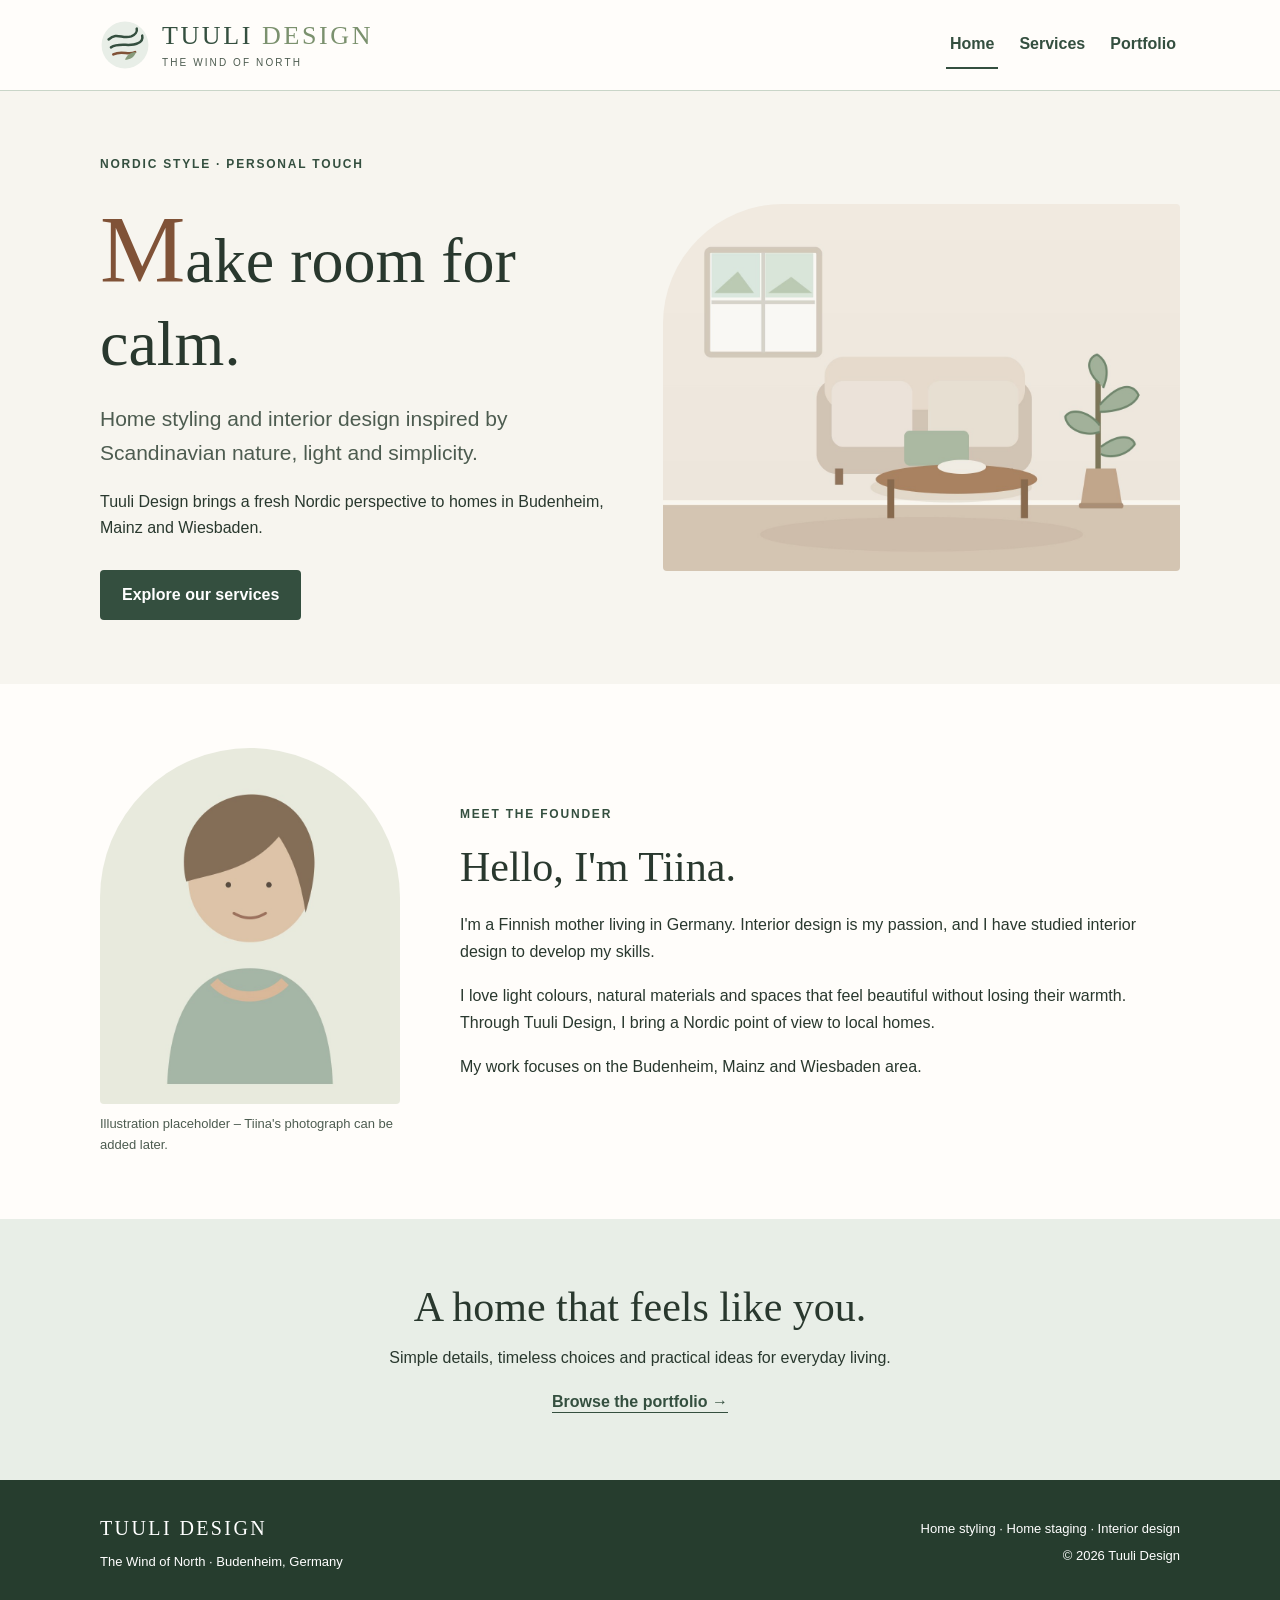
<file: index.html>
<!DOCTYPE html>
<html lang="en">
<head>
<meta charset="utf-8"/>
<meta content="width=device-width, initial-scale=1.0" name="viewport"/>
<meta content="Meet Tiina, founder of the Tuuli Design concept, and explore Nordic-inspired home styling ideas for Budenheim, Mainz and Wiesbaden." name="description"/>
<title>Home | Tuuli Design - Nordic Interior Inspiration</title>
<link href="style.css" rel="stylesheet"/>
</head>
<body>
<a class="skip-link" href="#main-content">Skip to main content</a>
<header class="site-header">
<div class="container header-inner">
<a aria-label="Tuuli Design homepage" class="brand" href="index.html">
<img class="brand-icon" src="tuuli-logo.svg" alt="" width="50" height="50">
<span class="brand-text">
<span class="brand-name">TUULI <span>DESIGN</span>
</span>
<span class="brand-tagline">THE WIND OF NORTH</span>
</span>
</a>
<nav aria-label="Main navigation"><ul class="nav-list"><li><a aria-current="page" href="index.html">Home</a>
</li>
<li><a href="services.html">Services</a>
</li>
<li><a href="portfolio.html">Portfolio</a>
</li>
</ul>
</nav>
</div>
</header>
<main id="main-content">
<section class="hero section">
<div class="container two-columns">
<div>
<p class="eyebrow">NORDIC STYLE · PERSONAL TOUCH</p>
<h1>Make room for calm.</h1>
<p class="lead">Home styling and interior design inspired by Scandinavian nature, light and simplicity.</p>
<p>Tuuli Design brings a fresh Nordic perspective to homes in Budenheim, Mainz and Wiesbaden.</p>
<a class="button" href="services.html">Explore our services</a>
</div>
<img alt="Illustration of a bright living room with a soft sofa, wood furniture and a green plant" class="feature-image" height="680" src="living-room.jpg" width="960"/>
</div>
</section>
<section aria-labelledby="about-title" class="section about">
<div class="container about-grid">
<figure class="portrait-figure">
<img alt="Illustrated portrait placeholder; this is not a photograph of Tiina" height="640" loading="lazy" src="tiina-placeholder.jpg" width="540"/>
<figcaption>Illustration placeholder – Tiina's photograph can be added later.</figcaption>
</figure>
<div>
<p class="eyebrow">MEET THE FOUNDER</p>
<h2 id="about-title">Hello, I'm Tiina.</h2>
<p>I'm a Finnish mother living in Germany. Interior design is my passion, and I have studied interior design to develop my skills.</p>
<p>I love light colours, natural materials and spaces that feel beautiful without losing their warmth. Through Tuuli Design, I bring a Nordic point of view to local homes.</p>
<p>My work focuses on the Budenheim, Mainz and Wiesbaden area.</p>
</div>
</div>
</section>
<section class="section center-section">
<div class="container">
<h2>A home that feels like you.</h2>
<p>Simple details, timeless choices and practical ideas for everyday living.</p>
<a class="text-link" href="portfolio.html">Browse the portfolio →</a>
</div>
</section>
</main>
<footer class="site-footer">
<div class="container footer-inner">
<div><strong>TUULI DESIGN</strong><p>The Wind of North · Budenheim, Germany</p>
</div>
<div><p>Home styling · Home staging · Interior design</p><p>© 2026 Tuuli Design</p>
</div>
</div>
</footer>
</body>
</html>
</file>
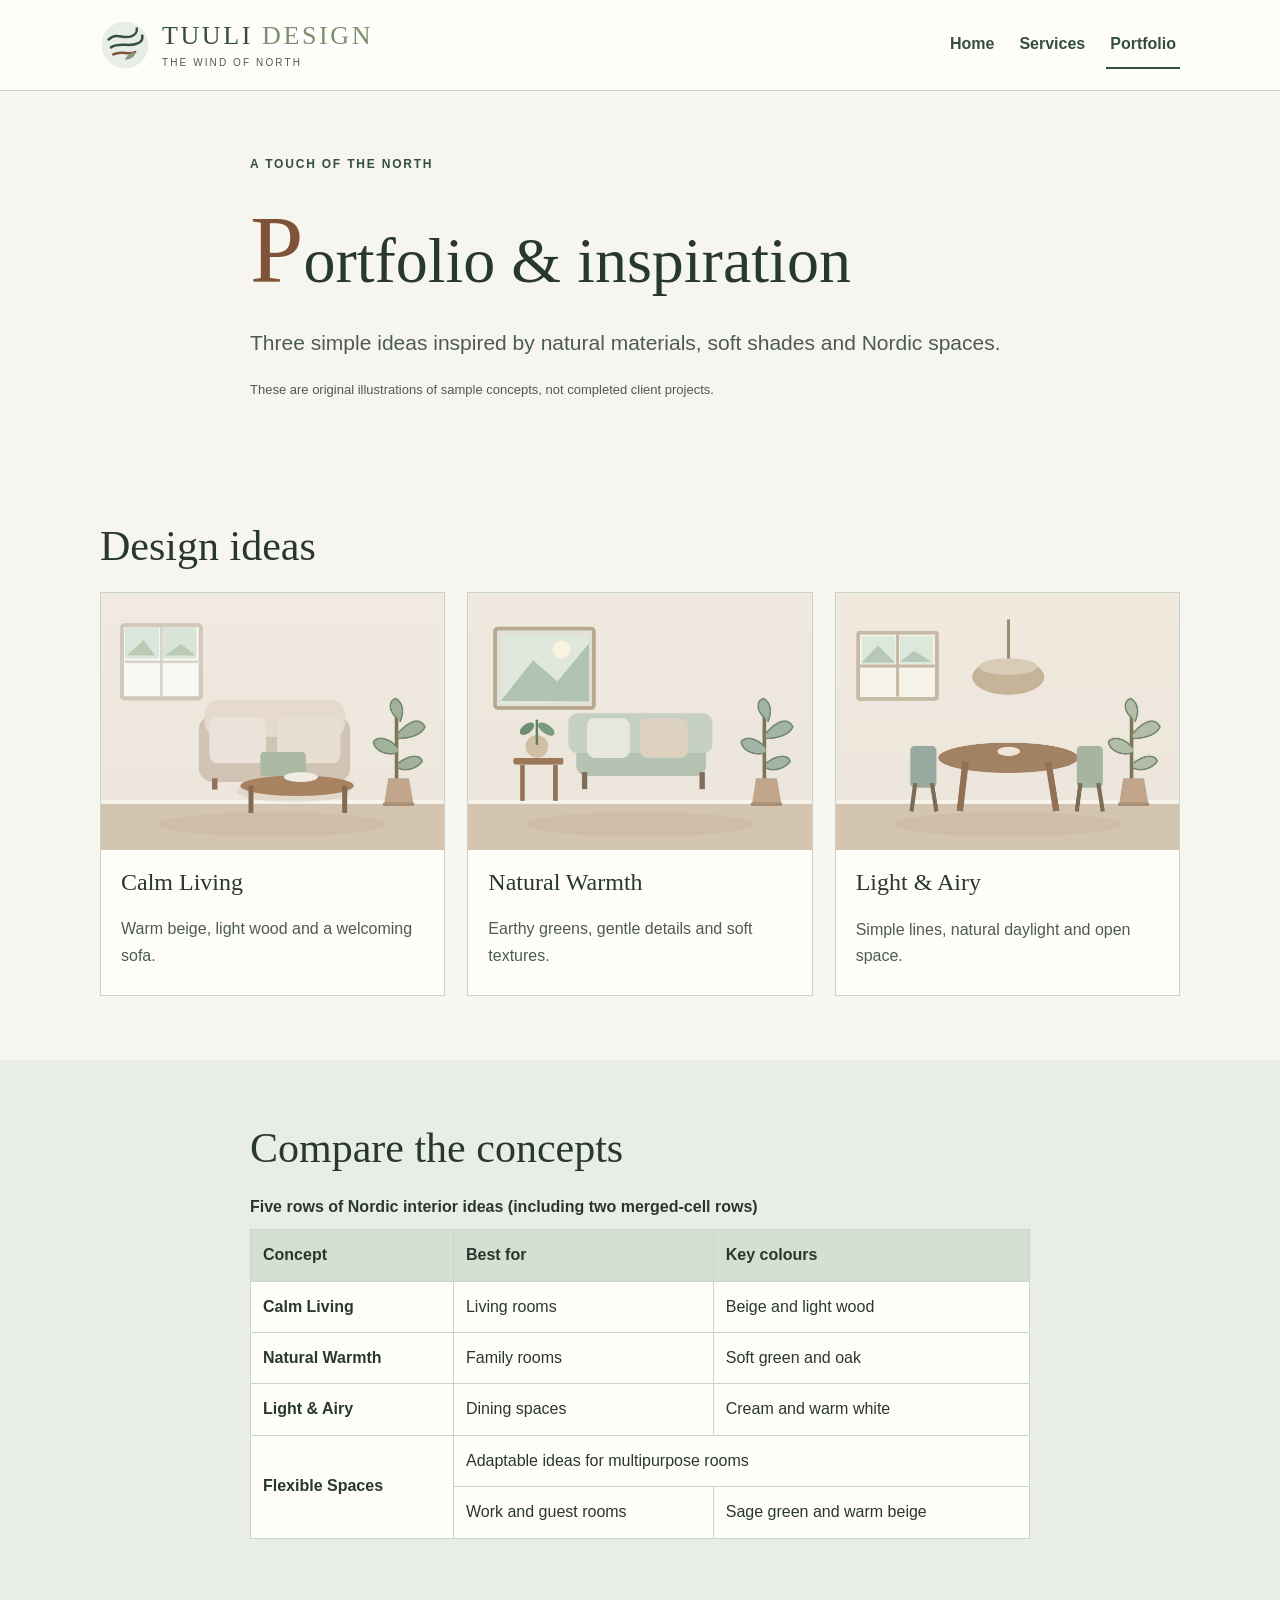
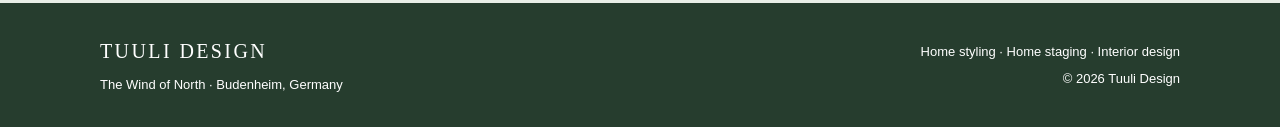
<file: portfolio.html>
<!DOCTYPE html>
<html lang="en">
<head>
<meta charset="utf-8"/>
<meta content="width=device-width, initial-scale=1.0" name="viewport"/>
<meta content="View three illustrative Nordic interior concepts and compare their best uses, materials and colour palettes in the Tuuli Design portfolio." name="description"/>
<title>Portfolio | Tuuli Design - Nordic Design Concepts</title>
<link href="style.css" rel="stylesheet"/>
</head>
<body>
<a class="skip-link" href="#main-content">Skip to main content</a>
<header class="site-header">
<div class="container header-inner">
<a aria-label="Tuuli Design homepage" class="brand" href="index.html">
<img class="brand-icon" src="tuuli-logo.svg" alt="" width="50" height="50">
<span class="brand-text">
<span class="brand-name">TUULI <span>DESIGN</span>
</span>
<span class="brand-tagline">THE WIND OF NORTH</span>
</span>
</a>
<nav aria-label="Main navigation"><ul class="nav-list"><li><a href="index.html">Home</a>
</li>
<li><a href="services.html">Services</a>
</li>
<li><a aria-current="page" href="portfolio.html">Portfolio</a>
</li>
</ul>
</nav>
</div>
</header>
<main id="main-content">
<section class="section page-heading">
<div class="container narrow">
<p class="eyebrow">A TOUCH OF THE NORTH</p>
<h1>Portfolio &amp; inspiration</h1>
<p class="lead">Three simple ideas inspired by natural materials, soft shades and Nordic spaces.</p>
<p class="small-note">These are original illustrations of sample concepts, not completed client projects.</p>
</div>
</section>
<section aria-labelledby="ideas-title" class="section portfolio-section">
<div class="container">
<h2 id="ideas-title">Design ideas</h2>
<div class="gallery">
<article class="gallery-card"><img alt="Illustration of a neutral living room with a sofa and wooden coffee table" height="680" loading="lazy" src="living-room.jpg" width="960"/><div><h3>Calm Living</h3><p>Warm beige, light wood and a welcoming sofa.</p>
</div>
</article>
<article class="gallery-card"><img alt="Illustration of a staged room with muted green furniture" height="680" loading="lazy" src="staging-room.jpg" width="960"/><div><h3>Natural Warmth</h3><p>Earthy greens, gentle details and soft textures.</p>
</div>
</article>
<article class="gallery-card"><img alt="Illustration of a light dining room with wooden table and chairs" height="680" loading="lazy" src="dining-room.jpg" width="960"/><div><h3>Light &amp; Airy</h3><p>Simple lines, natural daylight and open space.</p>
</div>
</article>
</div>
</div>
</section>
<section aria-labelledby="comparison-title" class="section process-section">
<div class="container narrow">
<h2 id="comparison-title">Compare the concepts</h2>
<div aria-label="Scrollable style comparison" class="table-scroll" role="region" tabindex="0">
<table>
<caption>Five rows of Nordic interior ideas (including two merged-cell rows)</caption>
<thead><tr><th scope="col">Concept</th><th scope="col">Best for</th><th scope="col">Key colours</th>
</tr>
</thead>
<tbody>
<tr><th scope="row">Calm Living</th><td>Living rooms</td><td>Beige and light wood</td>
</tr>
<tr><th scope="row">Natural Warmth</th><td>Family rooms</td><td>Soft green and oak</td>
</tr>
<tr><th scope="row">Light &amp; Airy</th><td>Dining spaces</td><td>Cream and warm white</td>
</tr>
</tbody><tbody class="extended-concepts"><tr><th rowspan="2" scope="rowgroup">Flexible Spaces</th><td colspan="2">Adaptable ideas for multipurpose rooms</td>
</tr><tr><td>Work and guest rooms</td><td>Sage green and warm beige</td>
</tr>
</tbody>
</table>
</div>
</div>
</section>
</main>
<footer class="site-footer">
<div class="container footer-inner">
<div><strong>TUULI DESIGN</strong><p>The Wind of North · Budenheim, Germany</p>
</div>
<div><p>Home styling · Home staging · Interior design</p><p>© 2026 Tuuli Design</p>
</div>
</div>
</footer>
</body>
</html>
</file>
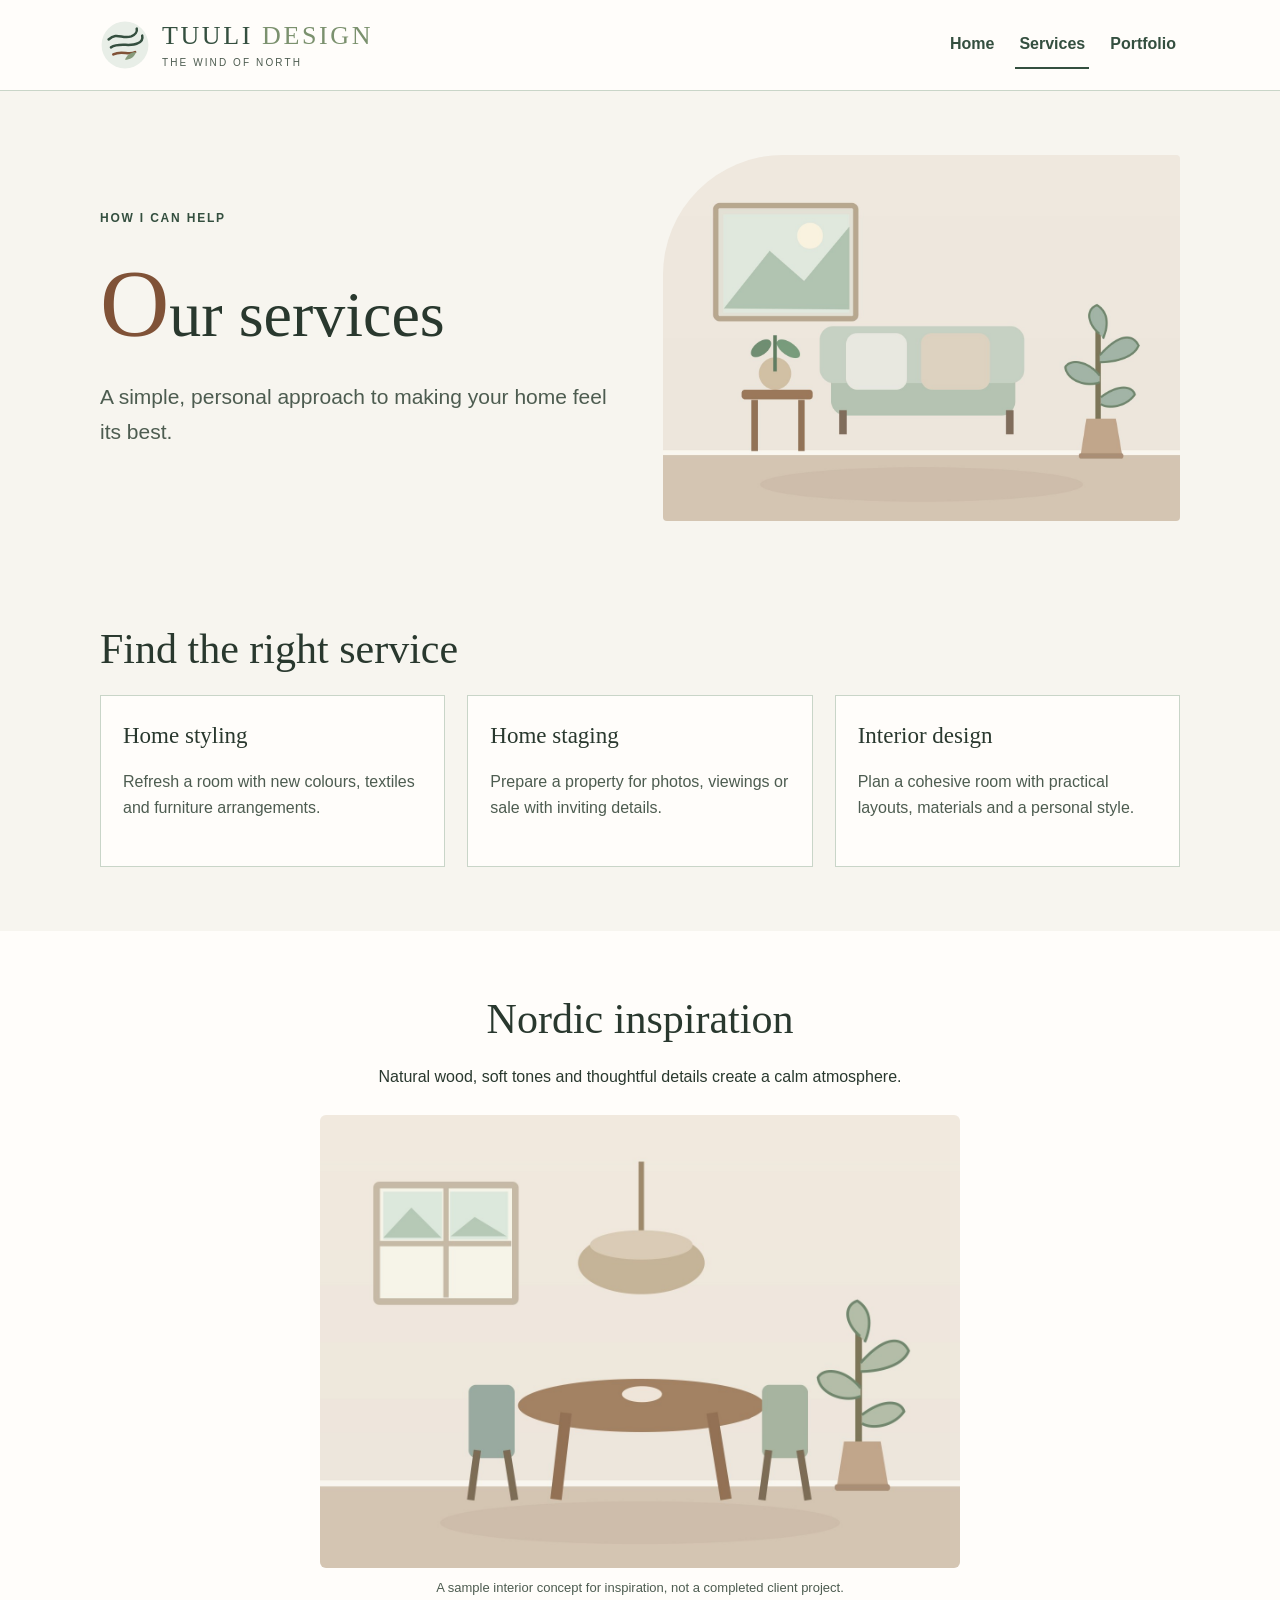
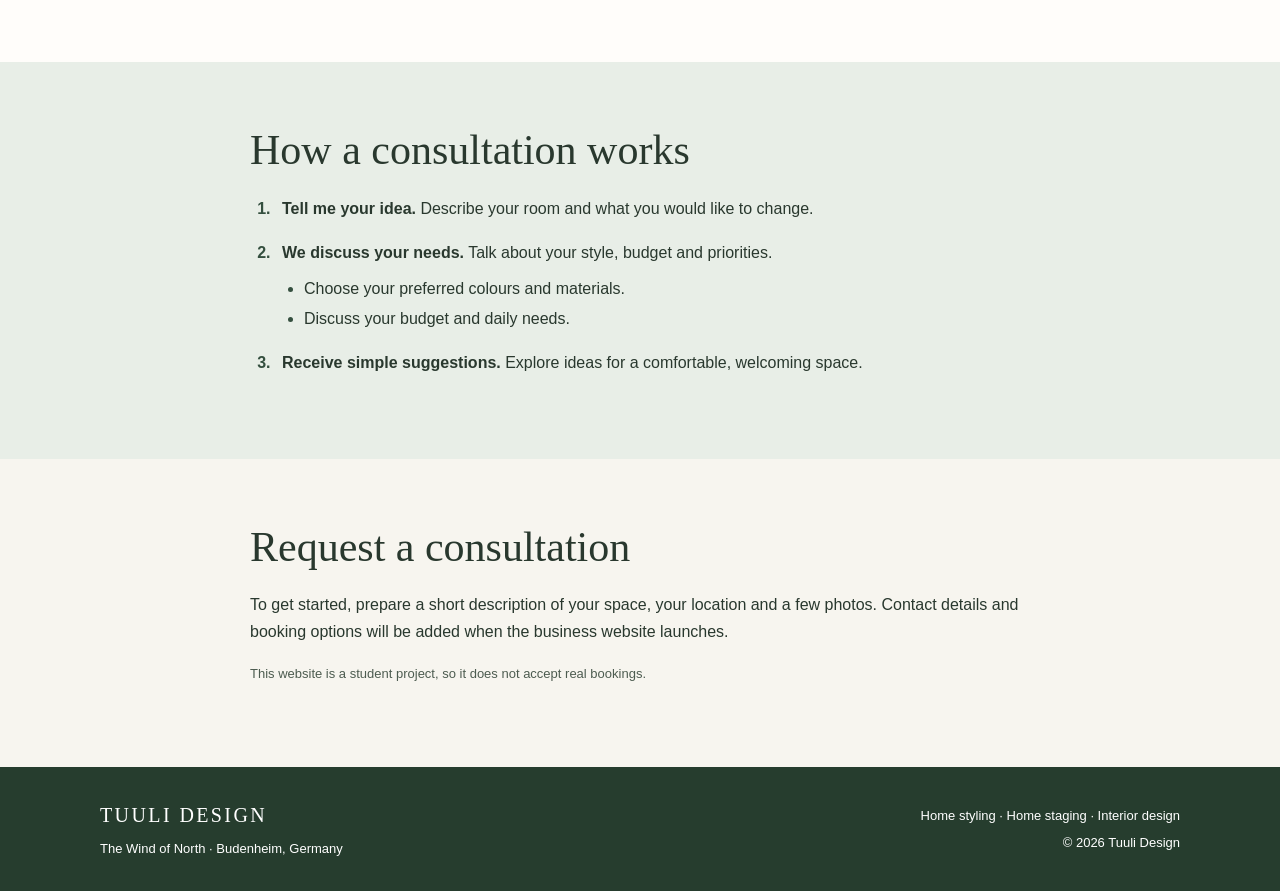
<file: services.html>
<!DOCTYPE html>
<html lang="en">
<head>
<meta charset="utf-8"/>
<meta content="width=device-width, initial-scale=1.0" name="viewport"/>
<meta content="Explore the Tuuli Design concept for home styling, home staging and interior design, and learn how a consultation could work." name="description"/>
<title>Services | Tuuli Design - Home Styling and Staging</title>
<link href="style.css" rel="stylesheet"/>
</head>
<body>
<a class="skip-link" href="#main-content">Skip to main content</a>
<header class="site-header">
<div class="container header-inner">
<a aria-label="Tuuli Design homepage" class="brand" href="index.html">
<img class="brand-icon" src="tuuli-logo.svg" alt="" width="50" height="50">
<span class="brand-text">
<span class="brand-name">TUULI <span>DESIGN</span>
</span>
<span class="brand-tagline">THE WIND OF NORTH</span>
</span>
</a>
<nav aria-label="Main navigation"><ul class="nav-list"><li><a href="index.html">Home</a>
</li>
<li><a aria-current="page" href="services.html">Services</a>
</li>
<li><a href="portfolio.html">Portfolio</a>
</li>
</ul>
</nav>
</div>
</header>
<main id="main-content">
<section class="section page-heading">
<div class="container two-columns">
<div>
<p class="eyebrow">HOW I CAN HELP</p>
<h1>Our services</h1>
<p class="lead">A simple, personal approach to making your home feel its best.</p>
</div>
<img alt="Illustration of a welcoming styled living room with green seating and natural decor" class="feature-image" height="680" src="staging-room.jpg" width="960"/>
</div>
</section>
<section aria-labelledby="services-title" class="section services-section">
<div class="container">
<h2 id="services-title">Find the right service</h2>
<div class="service-grid">
<article class="service-card"><h3>Home styling</h3><p>Refresh a room with new colours, textiles and furniture arrangements.</p>
</article>
<article class="service-card"><h3>Home staging</h3><p>Prepare a property for photos, viewings or sale with inviting details.</p>
</article>
<article class="service-card"><h3>Interior design</h3><p>Plan a cohesive room with practical layouts, materials and a personal style.</p>
</article>
</div>
</div>
</section>
<section aria-labelledby="inspiration-title" class="section centered-image-section">
<div class="container narrow">
<h2 id="inspiration-title">Nordic inspiration</h2>
<p>Natural wood, soft tones and thoughtful details create a calm atmosphere.</p>
<figure class="centered-figure">
<img src="dining-room.jpg" alt="Illustration of a softly lit Nordic dining room with a wooden table and natural decor" width="960" height="680" loading="lazy">
<figcaption>A sample interior concept for inspiration, not a completed client project.</figcaption>
</figure>
</div>
</section>
<section aria-labelledby="steps-title" class="section process-section">
<div class="container narrow">
<h2 id="steps-title">How a consultation works</h2>
<ol class="steps-list">
<li><strong>Tell me your idea.</strong> Describe your room and what you would like to change.</li>
<li><strong>We discuss your needs.</strong> Talk about your style, budget and priorities.<ul class="consultation-details"><li>Choose your preferred colours and materials.</li><li>Discuss your budget and daily needs.</li>
</ul>
</li>
<li><strong>Receive simple suggestions.</strong> Explore ideas for a comfortable, welcoming space.</li>
</ol>
</div>
</section>
<section aria-labelledby="consultation-title" class="section" id="consultation">
<div class="container narrow">
<h2 id="consultation-title">Request a consultation</h2>
<p>To get started, prepare a short description of your space, your location and a few photos. Contact details and booking options will be added when the business website launches.</p>
<p class="small-note">This website is a student project, so it does not accept real bookings.</p>
</div>
</section>
</main>
<footer class="site-footer">
<div class="container footer-inner">
<div><strong>TUULI DESIGN</strong><p>The Wind of North · Budenheim, Germany</p>
</div>
<div><p>Home styling · Home staging · Interior design</p><p>© 2026 Tuuli Design</p>
</div>
</div>
</footer>
</body>
</html>
</file>
<file: style.css>
/* Tuuli Design – one shared stylesheet for all three pages */
:root { --bg:#f7f5ef; --paper:#fffdfa; --green:#344f3f; --soft:#e8eee7; --text:#29382e; --muted:#4d5c50; --line:#c9d5c8; --accent:#805237; }
* { box-sizing:border-box; }
html { scroll-behavior:smooth; }
body { margin:0; min-height:100vh; display:flex; flex-direction:column; font-family:Arial, Helvetica, sans-serif; line-height:1.65; color:var(--text); background:var(--bg); }
/* Flexbox keeps the footer at the bottom on short pages without covering content. */
main { flex:1; }
img { display:block; max-width:100%; height:auto; }
a { color:var(--green); }
a:focus-visible { outline:3px solid #a47441; outline-offset:4px; }
.container { width:min(1080px, calc(100% - 40px)); margin-inline:auto; }
.narrow { max-width:780px; }
.section { padding:64px 0; }
.skip-link { position:absolute; left:12px; top:-80px; z-index:9; padding:12px 16px; background:white; }
.skip-link:focus { top:10px; }
/* Header and navigation */
.site-header { background:var(--paper); border-bottom:1px solid var(--line); }
.header-inner { display:flex; align-items:center; justify-content:space-between; gap:24px; min-height:90px; }
/* Shared top-left logo: the icon and brand text link to Home. */
.brand { display:flex; flex-direction:row; align-items:center; gap:12px; text-decoration:none; line-height:1.2; }
.brand-icon { display:block; width:50px; height:50px; flex-shrink:0; }
.brand-text { display:flex; flex-direction:column; }
.brand-name { font:26px Georgia, serif; letter-spacing:.1em; color:var(--green); }
.brand-name span { color:#7b916e; }
.brand-tagline { font-size:10px; letter-spacing:.21em; margin-top:6px; color:var(--muted); }
.nav-list { list-style:none; display:flex; flex-wrap:wrap; gap:6px 17px; padding:0; margin:0; }
.nav-list a { display:inline-block; padding:10px 4px; min-height:44px; font-weight:bold; text-decoration:none; border-bottom:2px solid transparent; }
.nav-list a:hover,.nav-list a[aria-current="page"] { border-color:var(--green); }
/* Typography */
h1,h2,h3 { font-family:Georgia, 'Times New Roman', serif; line-height:1.18; font-weight:400; margin:0 0 20px; }
h1 { font-size:clamp(38px, 5vw, 64px); }
/* The first letter inherits the h1 font size; 1.5em makes it 150%. */
h1::first-letter { font-size:1.5em; color:var(--accent); }
h2 { font-size:clamp(30px, 3.5vw, 42px); }
h3 { font-size:24px; }
p { margin:0 0 18px; }
.eyebrow { font-size:12px; font-weight:bold; letter-spacing:.15em; color:var(--green); }
.lead { color:var(--muted); font-size:clamp(17px, 2vw, 21px); }
.button { display:inline-block; background:var(--green); color:white; font-weight:bold; text-decoration:none; padding:12px 22px; border-radius:4px; min-height:48px; margin-top:10px; }
.button:hover { background:#213a2b; }
.text-link { font-weight:bold; text-underline-offset:5px; }
/* Page sections */
.two-columns { display:grid; grid-template-columns:1fr 1fr; align-items:center; gap:46px; }
.feature-image { width:100%; border-radius:120px 4px 4px 4px; background:#e8eee7; }
.about { background:var(--paper); }
.about-grid { display:grid; grid-template-columns:300px 1fr; align-items:center; gap:60px; }
.portrait-figure { margin:0; }
.portrait-figure img { width:100%; border-radius:150px 150px 4px 4px; }
figcaption,.small-note { color:var(--muted); font-size:13px; margin-top:9px; }
.center-section { text-align:center; background:var(--soft); }
.center-section h2 { margin-bottom:12px; }
/* Center a new image and keep it fluid on narrow screens. */
.centered-image-section { text-align:center; background:var(--paper); }
.centered-figure { width:100%; max-width:640px; margin:24px auto 0; }
.centered-figure img { display:block; width:100%; max-width:100%; height:auto; border-radius:6px; }
.centered-figure figcaption { text-align:center; }
.page-heading { padding-bottom:40px; }
.service-grid,.gallery { display:grid; grid-template-columns:repeat(3,minmax(0,1fr)); gap:22px; }
.service-card,.gallery-card { background:var(--paper); border:1px solid var(--line); }
.service-card { padding:26px 22px; }
.service-card h3 { font-size:23px; }
.service-card p,.gallery-card p { color:var(--muted); }
.process-section { background:var(--soft); }
.steps-list { padding-left:25px; }
.steps-list li { padding-left:7px; margin-bottom:18px; }
.steps-list li::marker { color:var(--green); font-weight:bold; }
.consultation-details { list-style:disc; margin:9px 0 0; padding-left:22px; }
.consultation-details li { padding-left:0; margin:4px 0; }
.gallery-card img { width:100%; aspect-ratio:4/3; object-fit:cover; }
.gallery-card > div { padding:18px 20px 8px; }
/* The table can scroll horizontally on narrow screens */
.table-scroll { overflow-x:auto; }
.table-scroll:focus-visible { outline:3px solid #a47441; }
table { border-collapse:collapse; width:100%; min-width:490px; background:var(--paper); }
caption { text-align:left; font-weight:bold; padding-bottom:9px; }
th,td { text-align:left; padding:12px; border:1px solid var(--line); }
thead { background:#d5dfd2; }
/* Shared footer */
.site-footer { background:#263d2e; color:#fff; padding:32px 0; margin-top:auto; }
.footer-inner { display:flex; justify-content:space-between; gap:18px; }
.footer-inner > div:last-child { text-align:right; }
.site-footer p { font-size:13px; margin:6px 0 0; }
.site-footer strong { font-family:Georgia, serif; letter-spacing:.12em; font-weight:normal; font-size:20px; }
/* Tablet and phone */
@media (max-width:800px) { .service-grid,.gallery { grid-template-columns:repeat(2,minmax(0,1fr)); } .about-grid { gap:35px; grid-template-columns:240px 1fr; } }
@media (max-width:620px) {
  .container { width:calc(100% - 32px); }
  .section { padding:45px 0; }
  .header-inner { flex-direction:column; align-items:flex-start; padding:18px 0 12px; gap:10px; }
  .brand-icon { width:43px; height:43px; }
  .two-columns,.about-grid,.service-grid,.gallery { grid-template-columns:1fr; }
  .two-columns { gap:25px; }
  .feature-image { border-radius:70px 4px 4px 4px; }
  .portrait-figure { max-width:260px; }
  .footer-inner { flex-direction:column; }
  .footer-inner > div:last-child { text-align:left; }
}
@media (prefers-reduced-motion:reduce) { html { scroll-behavior:auto; } }
</file>
